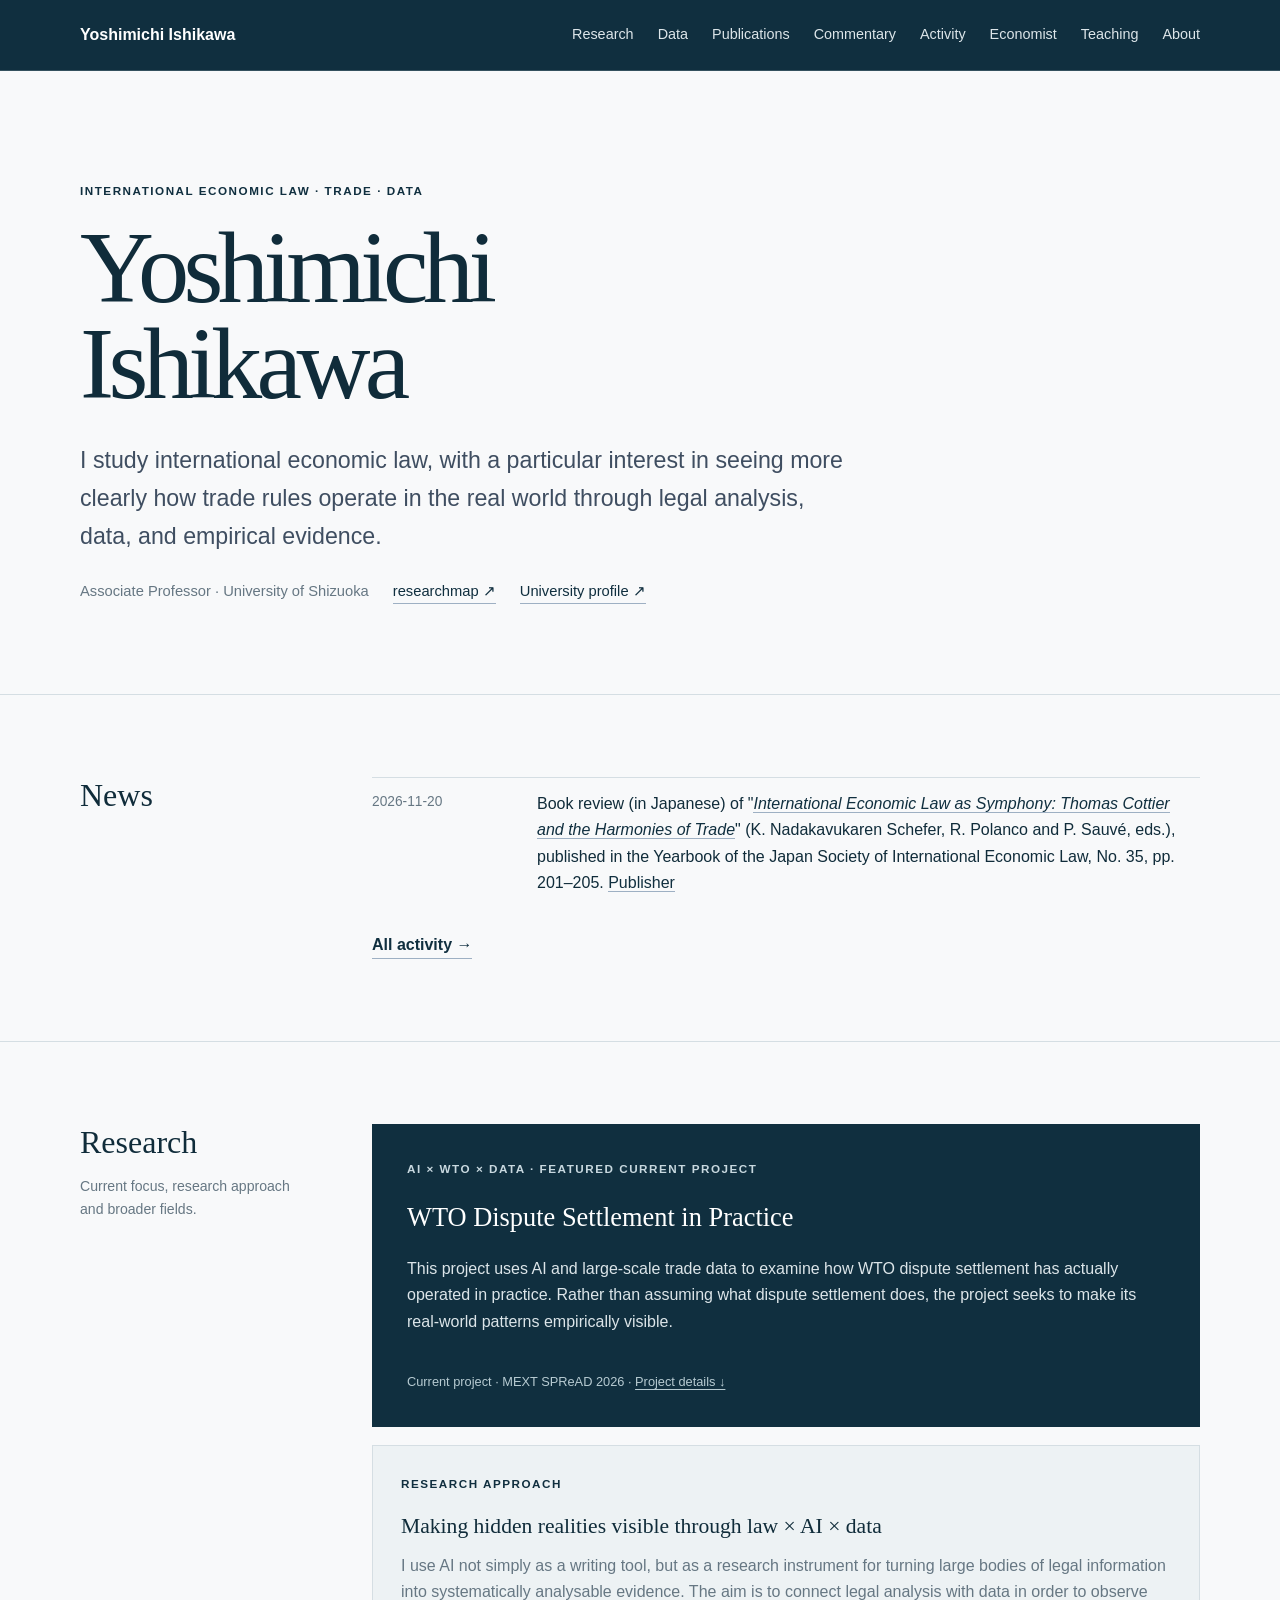
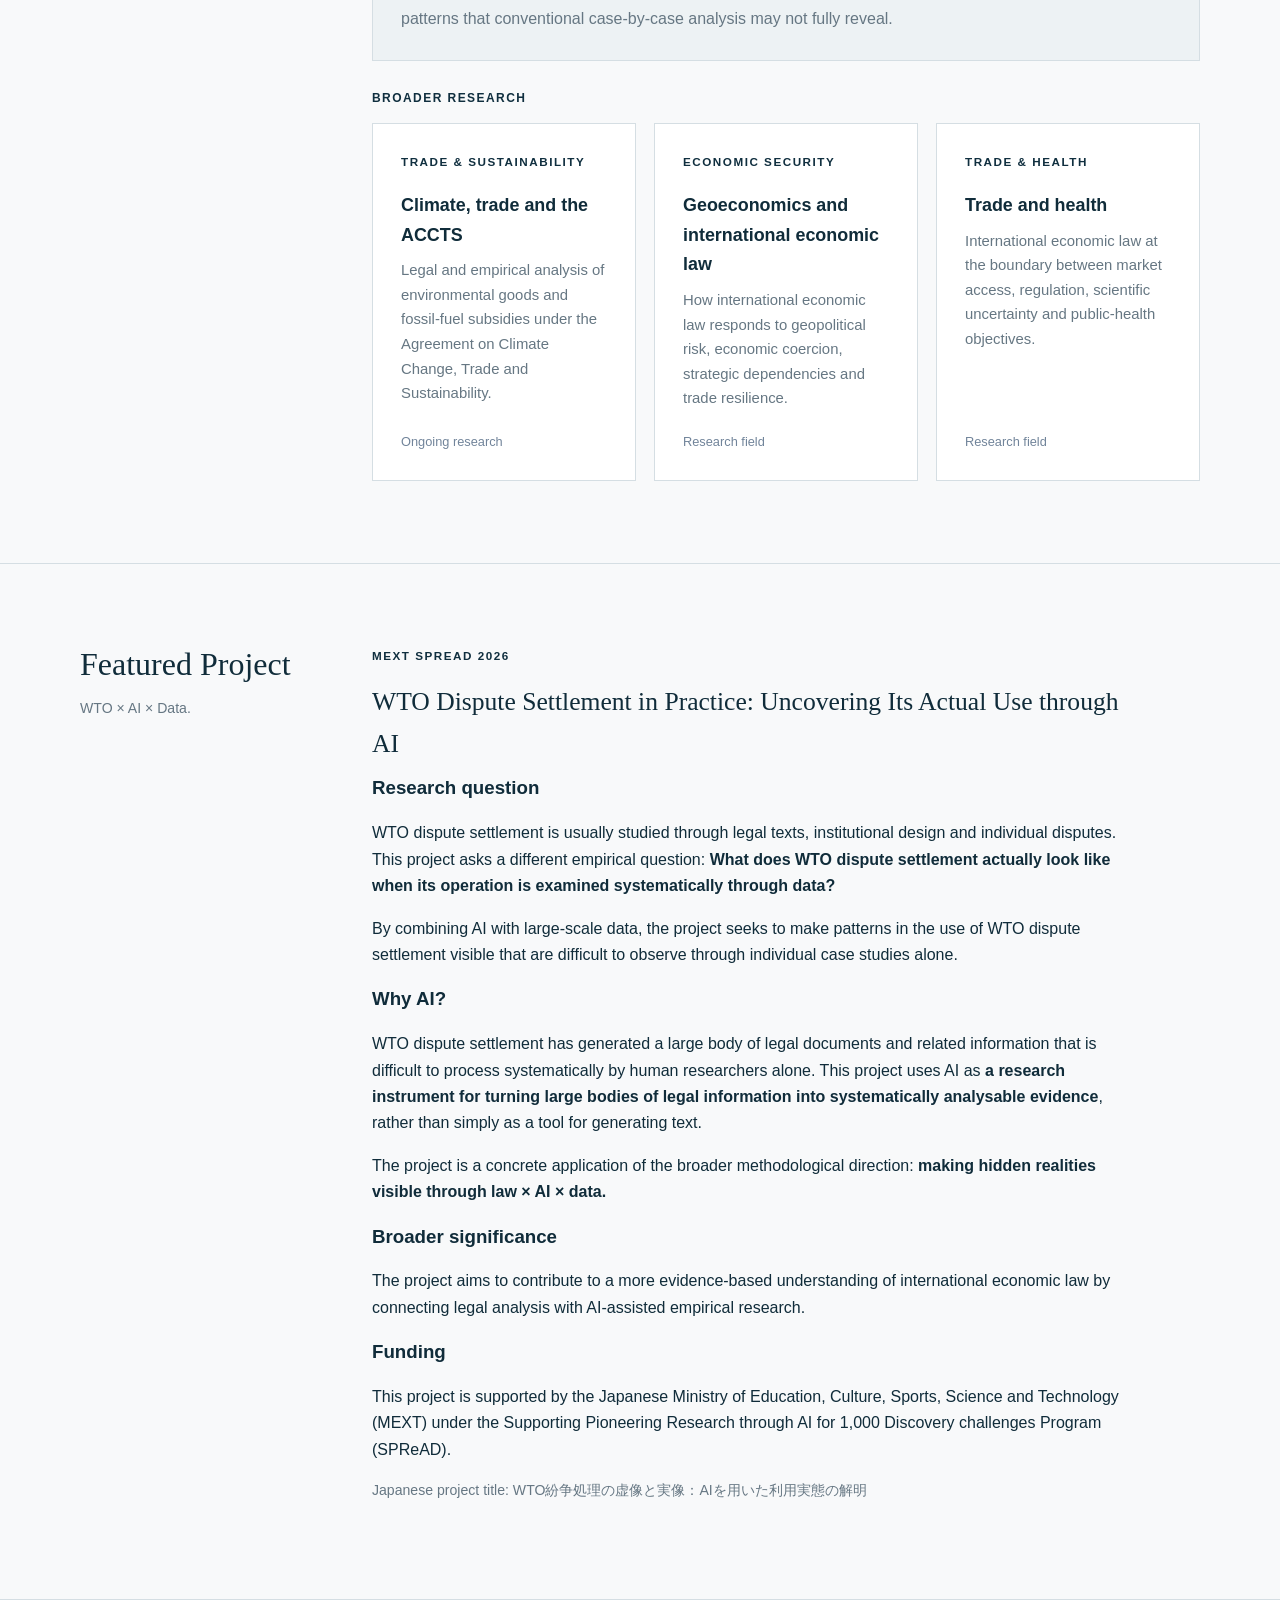
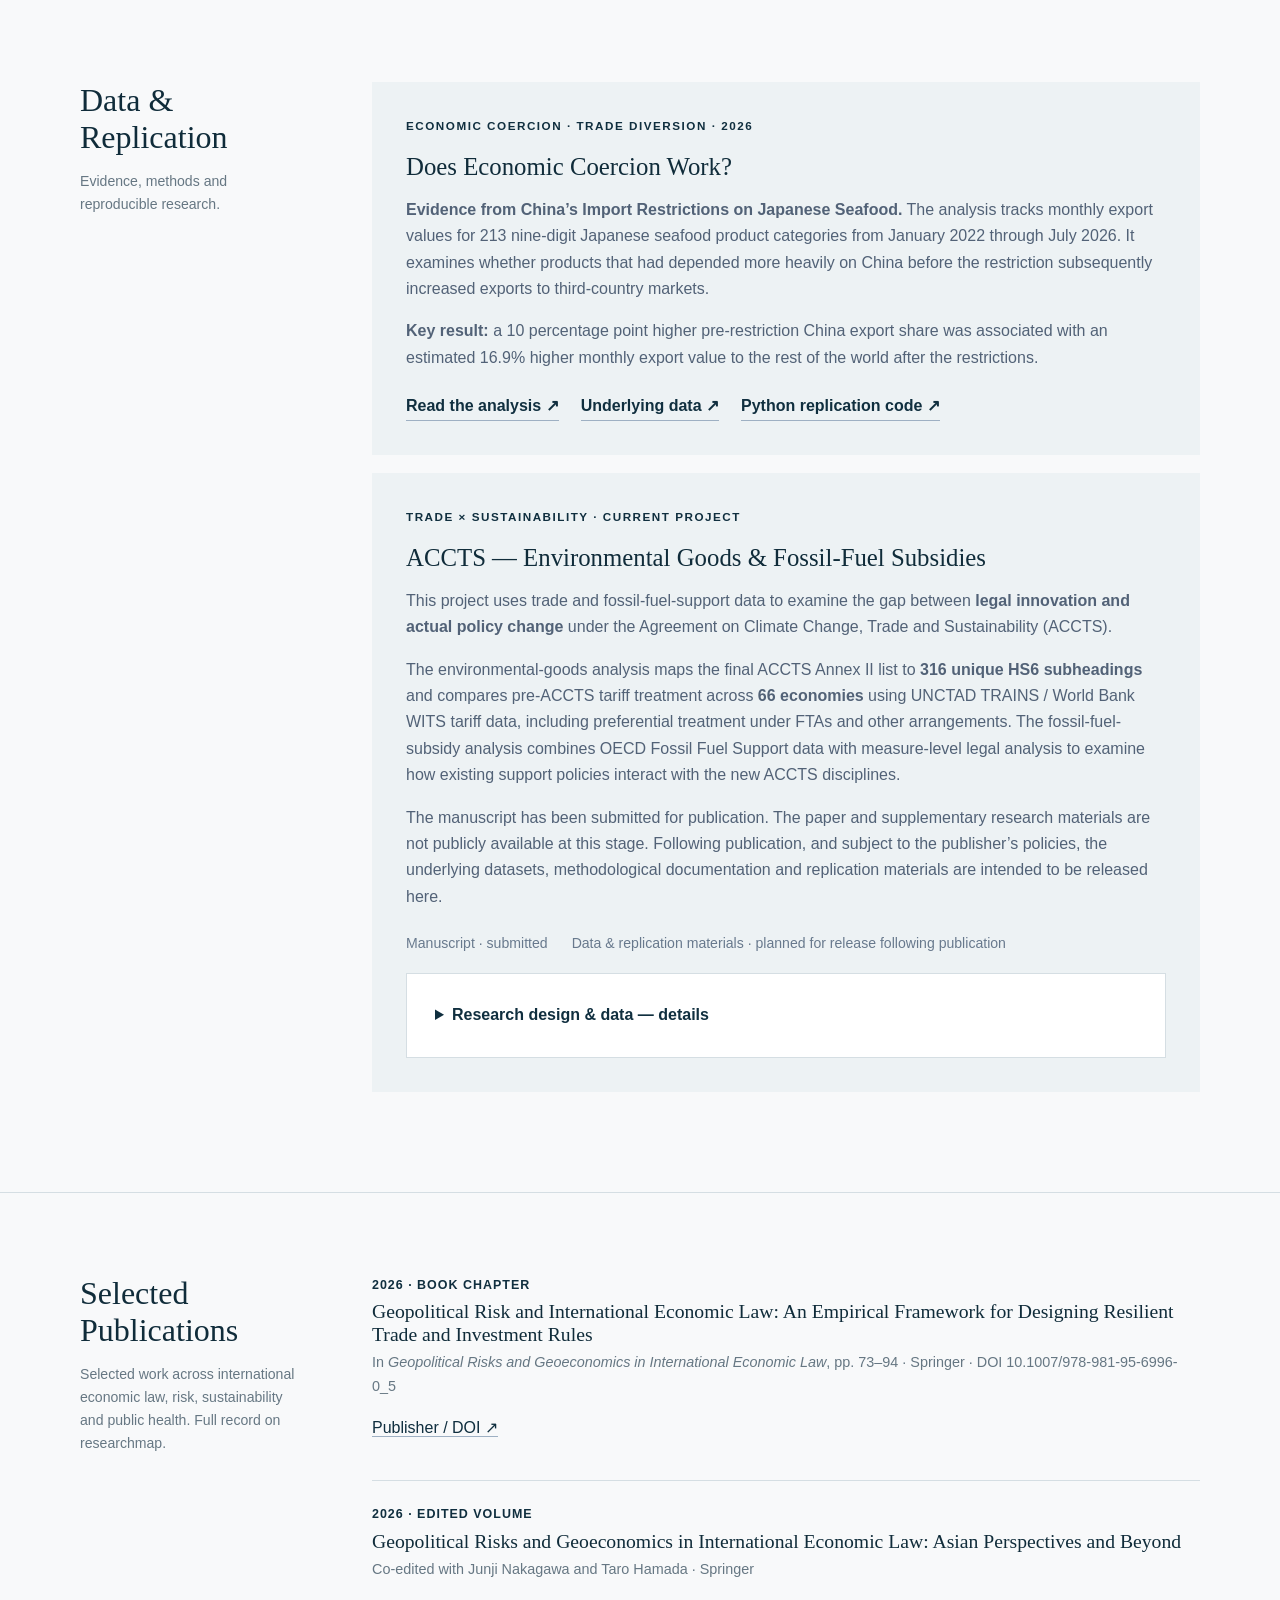
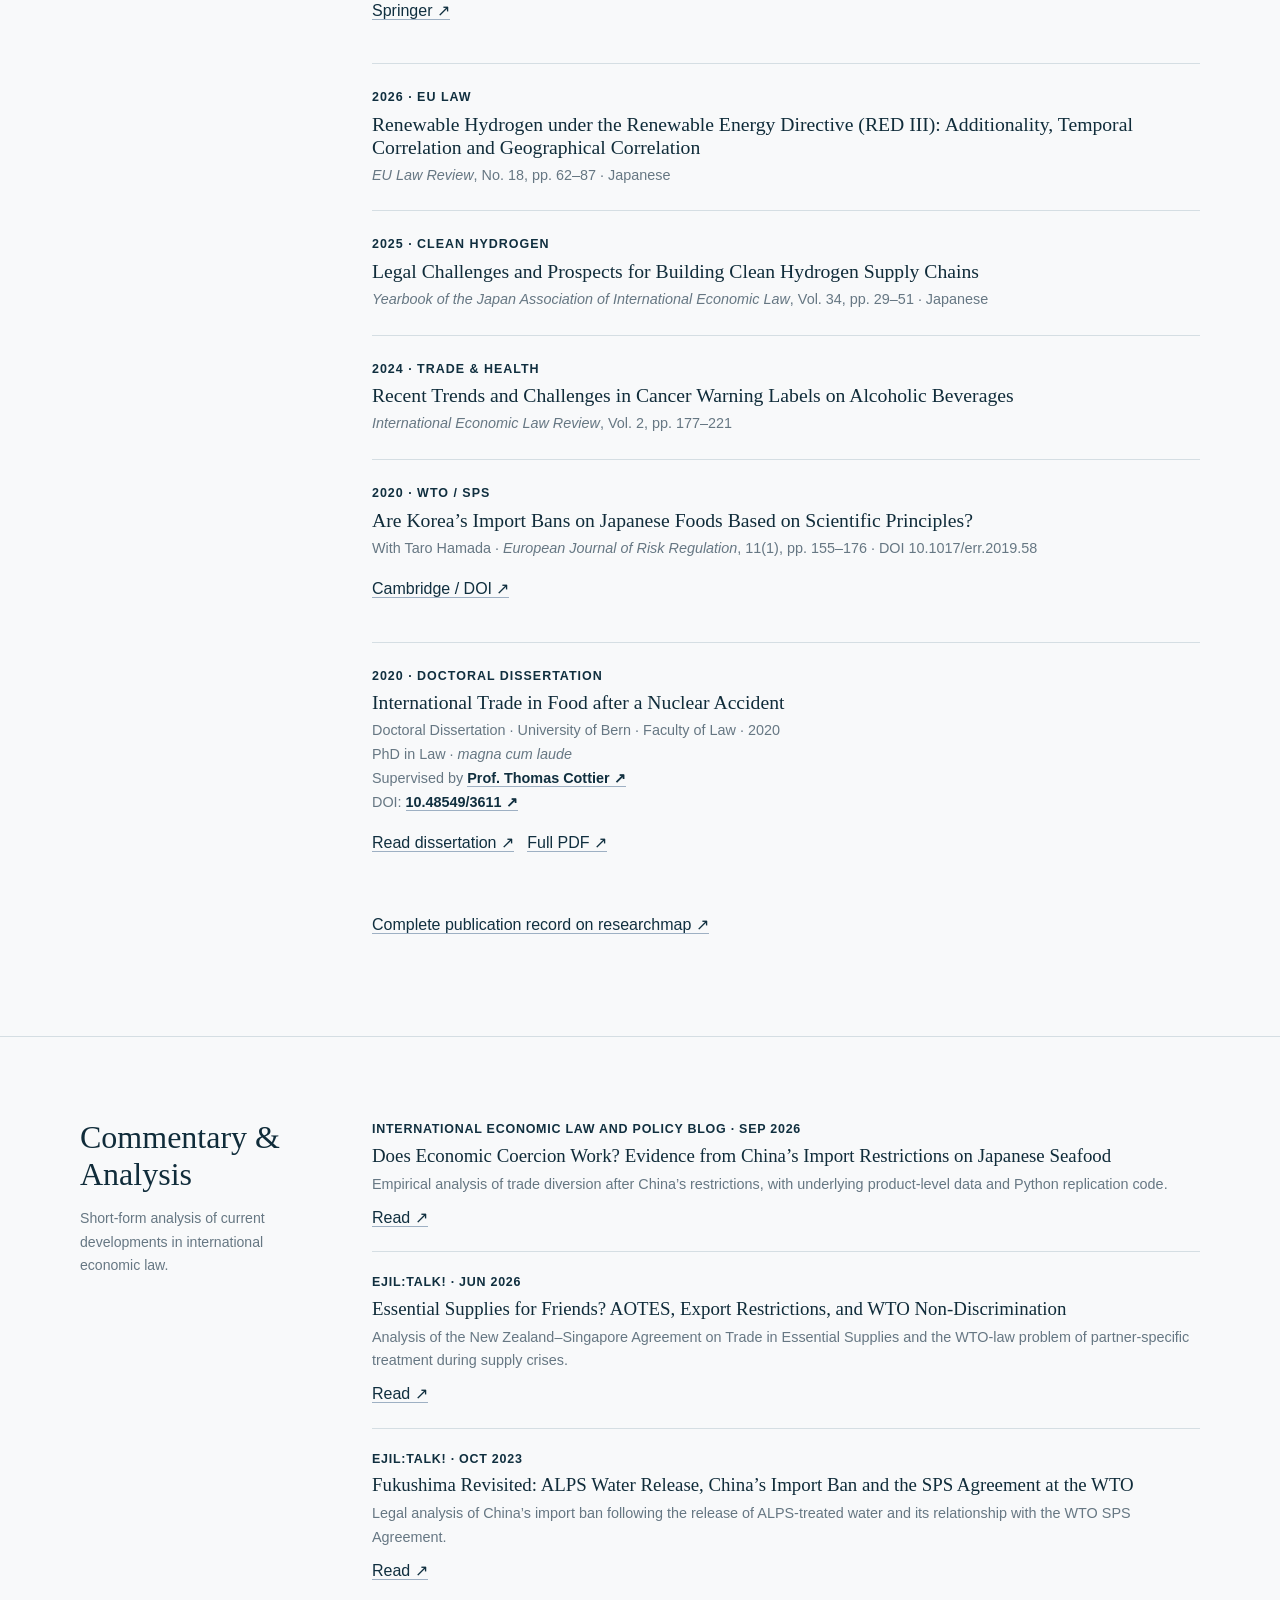
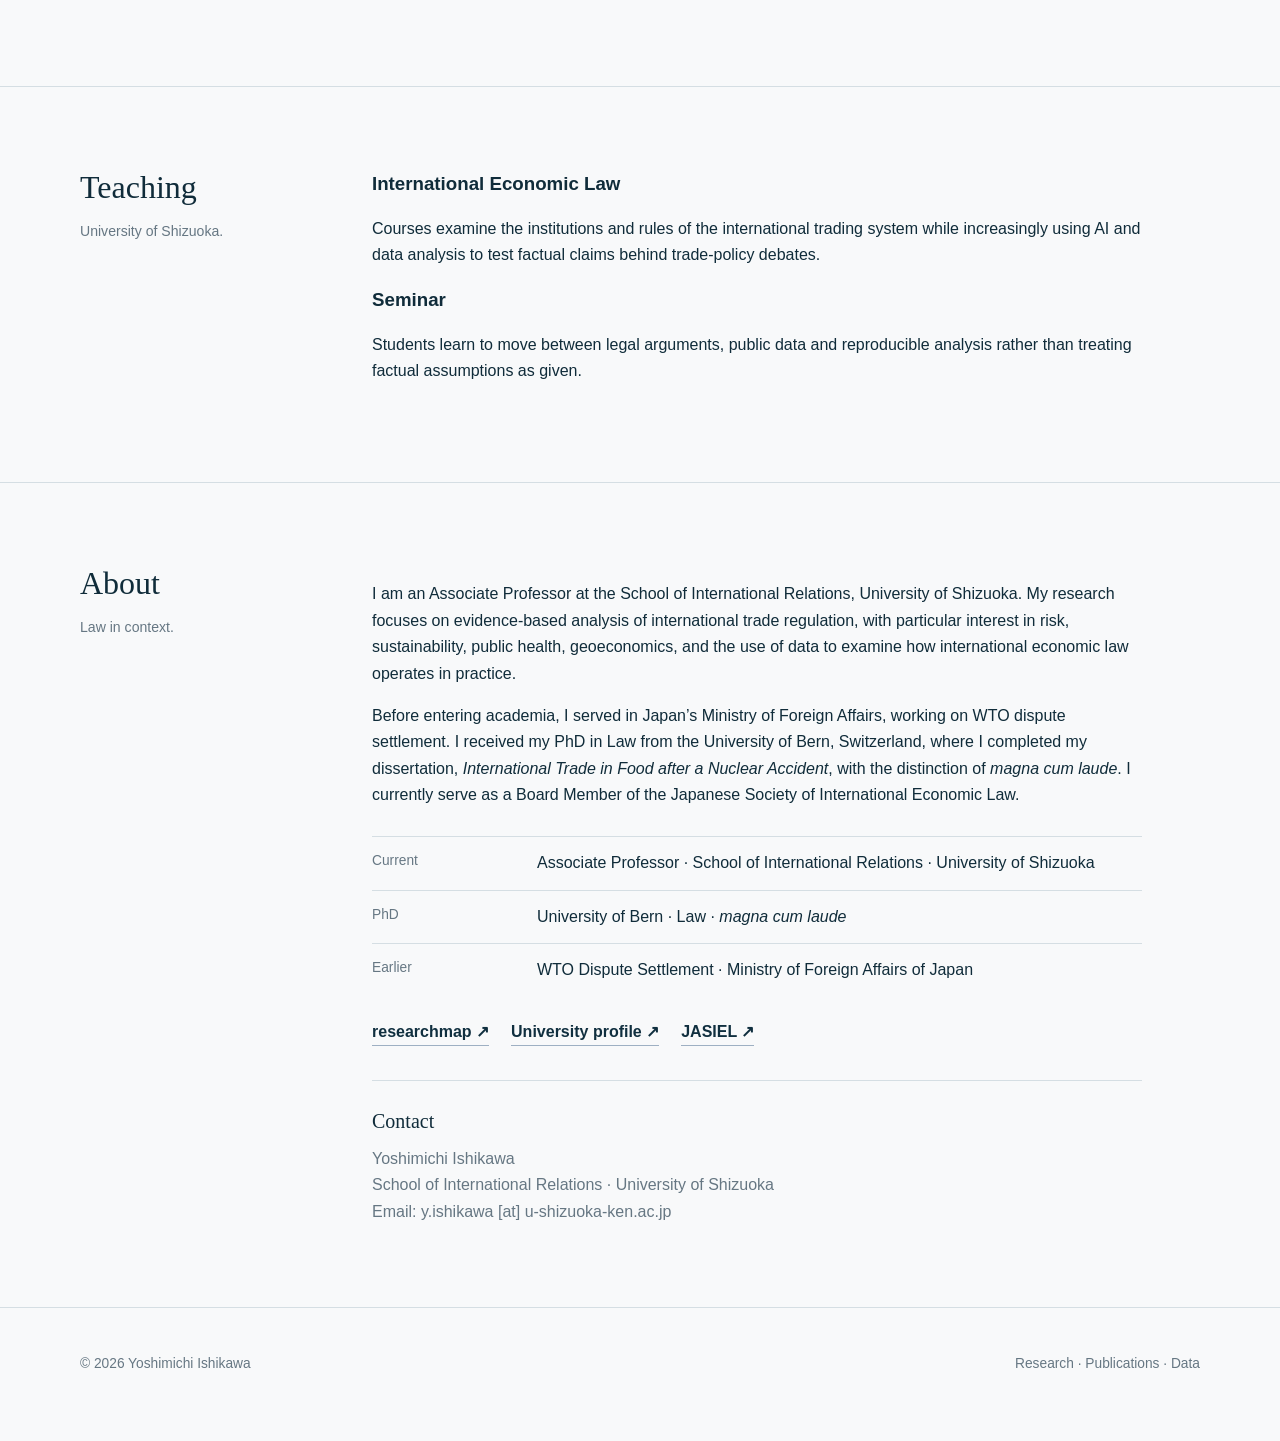
<file: index.html>
<!doctype html>
<html lang="en">
<head>
<meta charset="utf-8"><meta name="viewport" content="width=device-width,initial-scale=1">
<title>Yoshimichi Ishikawa（石川義道） | International Economic Law</title>
<meta name="description" content="Yoshimichi Ishikawa（石川義道）, Associate Professor at the University of Shizuoka. Research in international economic law, trade, sustainability, public health, geoeconomics, data and empirical analysis.">
<link rel="canonical" href="https://yoshi2026.github.io/">
<link rel="stylesheet" href="/styles.css">
</head>
<body>
<header><div class="wrap"><nav><a class="brand" href="#top">Yoshimichi Ishikawa</a><div class="links"><a href="#research">Research</a><a href="#data">Data</a><a href="#publications">Publications</a><a href="#commentary">Commentary</a><a href="/activity.html">Activity</a><a href="/economist.html">Economist</a><a href="#teaching">Teaching</a><a href="#about">About</a></div></nav></div></header>
<main id="top">
<div class="hero"><div class="wrap"><div class="eyebrow">International Economic Law · Trade · Data</div><h1>Yoshimichi<br>Ishikawa</h1><p class="lead">I study international economic law, with a particular interest in seeing more clearly how trade rules operate in the real world through legal analysis, data, and empirical evidence.</p><div class="meta"><span>Associate Professor · University of Shizuoka</span><a href="https://researchmap.jp/y.ishikawa" target="_blank">researchmap ↗</a><a href="https://eng.u-shizuoka-ken.ac.jp/research/researchers/international/" target="_blank">University profile ↗</a></div></div></div>

<section id="news"><div class="wrap grid"><div><h2>News</h2></div><div>
<div class="time"><span>2026-11-20</span><div>Book review (in Japanese) of "<a class="textlink" href="https://www.bloomsbury.com/us/international-economic-law-as-symphony-9781509980789/" target="_blank" rel="noopener"><em>International Economic Law as Symphony: Thomas Cottier and the Harmonies of Trade</em></a>" (K. Nadakavukaren Schefer, R. Polanco and P. Sauvé, eds.), published in the Yearbook of the Japan Society of International Economic Law, No. 35, pp. 201–205. <a class="textlink" href="https://www.hou-bun.com/cgi-bin/search/detail.cgi?c=ISBN978-4-589-04527-0" target="_blank" rel="noopener">Publisher</a></div></div>
<div class="actions"><a href="/activity.html">All activity →</a></div>
</div></div></section>

<section id="research"><div class="wrap grid"><div><h2>Research</h2><p class="note">Current focus, research approach and broader fields.</p></div><div>
<article class="featured">
<div class="tag">AI × WTO × DATA · Featured current project</div>
<h3>WTO Dispute Settlement in Practice</h3>
<p>This project uses AI and large-scale trade data to examine how WTO dispute settlement has actually operated in practice. Rather than assuming what dispute settlement does, the project seeks to make its real-world patterns empirically visible.</p>
<div class="status">Current project · MEXT SPReAD 2026 · <a href="#spread-project">Project details ↓</a></div>
</article>

<div class="approach">
<div class="tag">Research approach</div>
<h3>Making hidden realities visible through law × AI × data</h3>
<p>I use AI not simply as a writing tool, but as a research instrument for turning large bodies of legal information into systematically analysable evidence. The aim is to connect legal analysis with data in order to observe patterns that conventional case-by-case analysis may not fully reveal.</p>
</div>

<div class="subhead">Broader research</div>
<div class="cards">
<article class="card"><div class="tag">Trade &amp; Sustainability</div><h3>Climate, trade and the ACCTS</h3><p>Legal and empirical analysis of environmental goods and fossil-fuel subsidies under the Agreement on Climate Change, Trade and Sustainability.</p><div class="status">Ongoing research</div></article>
<article class="card"><div class="tag">Economic Security</div><h3>Geoeconomics and international economic law</h3><p>How international economic law responds to geopolitical risk, economic coercion, strategic dependencies and trade resilience.</p><div class="status">Research field</div></article>
<article class="card"><div class="tag">Trade &amp; Health</div><h3>Trade and health</h3><p>International economic law at the boundary between market access, regulation, scientific uncertainty and public-health objectives.</p><div class="status">Research field</div></article>
</div>
</div></div></section>

<section id="spread-project"><div class="wrap grid"><div><h2>Featured Project</h2><p class="note">WTO × AI × Data.</p></div><div class="copy">
<div class="tag">MEXT SPReAD 2026</div>
<h3 style="font-family:Georgia,serif;font-weight:400;font-size:1.6rem;margin-top:16px">WTO Dispute Settlement in Practice: Uncovering Its Actual Use through AI</h3>

<h3>Research question</h3>
<p>WTO dispute settlement is usually studied through legal texts, institutional design and individual disputes. This project asks a different empirical question: <strong>What does WTO dispute settlement actually look like when its operation is examined systematically through data?</strong></p>
<p>By combining AI with large-scale data, the project seeks to make patterns in the use of WTO dispute settlement visible that are difficult to observe through individual case studies alone.</p>

<h3>Why AI?</h3>
<p>WTO dispute settlement has generated a large body of legal documents and related information that is difficult to process systematically by human researchers alone. This project uses AI as <strong>a research instrument for turning large bodies of legal information into systematically analysable evidence</strong>, rather than simply as a tool for generating text.</p>
<p>The project is a concrete application of the broader methodological direction: <strong>making hidden realities visible through law × AI × data.</strong></p>

<h3>Broader significance</h3>
<p>The project aims to contribute to a more evidence-based understanding of international economic law by connecting legal analysis with AI-assisted empirical research.</p>

<h3>Funding</h3>
<p>This project is supported by the Japanese Ministry of Education, Culture, Sports, Science and Technology (MEXT) under the Supporting Pioneering Research through AI for 1,000 Discovery challenges Program (SPReAD).</p>
<p class="note">Japanese project title: WTO紛争処理の虚像と実像：AIを用いた利用実態の解明</p>
</div></div></section>

<section id="data"><div class="wrap grid"><div><h2>Data &amp; Replication</h2><p class="note">Evidence, methods and reproducible research.</p></div><div>
<div class="feature">
<div class="tag">Economic coercion · Trade diversion · 2026</div>
<h3>Does Economic Coercion Work?</h3>
<p><strong>Evidence from China’s Import Restrictions on Japanese Seafood.</strong> The analysis tracks monthly export values for 213 nine-digit Japanese seafood product categories from January 2022 through July 2026. It examines whether products that had depended more heavily on China before the restriction subsequently increased exports to third-country markets.</p>
<p><strong>Key result:</strong> a 10 percentage point higher pre-restriction China export share was associated with an estimated 16.9% higher monthly export value to the rest of the world after the restrictions.</p>
<div class="actions">
<a href="https://ielp.worldtradelaw.net/2026/09/guest-post-does-economic-coercion-work-evidence-from-chinas-import-restrictions-on-japanese-seafood/" target="_blank" rel="noopener">Read the analysis ↗</a>
<a href="https://docs.google.com/spreadsheets/d/1_fiME-0wtcUyA5rGw7iUYM3GZAdHhh7d/edit?ouid=103252725281293205307&amp;rtpof=true&amp;sd=true&amp;usp=sharing" target="_blank" rel="noopener">Underlying data ↗</a>
<a href="https://drive.google.com/file/d/143o4S8Qux2Su6x2PEltOrja3OJrc6D41/view?usp=sharing" target="_blank" rel="noopener">Python replication code ↗</a>
</div>
</div>
<div class="feature">
<div class="tag">Trade × Sustainability · Current project</div>
<h3>ACCTS — Environmental Goods &amp; Fossil-Fuel Subsidies</h3>
<p>This project uses trade and fossil-fuel-support data to examine the gap between <strong>legal innovation and actual policy change</strong> under the Agreement on Climate Change, Trade and Sustainability (ACCTS).</p>
<p>The environmental-goods analysis maps the final ACCTS Annex II list to <strong>316 unique HS6 subheadings</strong> and compares pre-ACCTS tariff treatment across <strong>66 economies</strong> using UNCTAD TRAINS / World Bank WITS tariff data, including preferential treatment under FTAs and other arrangements. The fossil-fuel-subsidy analysis combines OECD Fossil Fuel Support data with measure-level legal analysis to examine how existing support policies interact with the new ACCTS disciplines.</p>
<p>The manuscript has been submitted for publication. The paper and supplementary research materials are not publicly available at this stage. Following publication, and subject to the publisher’s policies, the underlying datasets, methodological documentation and replication materials are intended to be released here.</p>
<div class="coming"><span>Manuscript · submitted</span><span>Data &amp; replication materials · planned for release following publication</span></div>

<details class="research-detail">
<summary>Research design &amp; data — details</summary>
<h4>Research question</h4>
<p>ACCTS creates legally novel disciplines, but legal novelty does not necessarily imply large immediate changes in the policies of its founding signatories. The project asks how much Costa Rica, Iceland, New Zealand and Switzerland would actually need to change their existing policies to comply with the Agreement’s rules on environmental goods and fossil-fuel subsidies.</p>

<h4>Environmental goods</h4>
<p>ACCTS Annex II contains 360 entries. After removing repeated HS6 codes, the empirical analysis works with 316 unique HS6 subheadings. It uses effectively applied tariff (AHS) data from UNCTAD TRAINS / World Bank WITS to identify pre-ACCTS tariff treatment, including preferential rates available under FTAs and other arrangements.</p>
<p>The four ACCTS signatories are compared with a broader sample of 66 economies. This distinguishes the creation of a new legal obligation from the amount of additional tariff liberalisation that the founding members actually need to undertake.</p>

<h4>Fossil-fuel subsidies</h4>
<p>This part uses OECD Fossil Fuel Support data to compare recorded support across the four ACCTS signatories. It then conducts measure-level legal analysis of major Swiss support measures. The analysis distinguishes measures recorded as support in the OECD dataset from the separate legal question of whether those measures fall within the definitions, prohibitions and exceptions in ACCTS Chapter 4.</p>

<h4>Replication materials</h4>
<p>Three supplementary research workbooks have been prepared for independent verification and replication:</p>
<ul>
<li>Mapping of ACCTS Annex II Entries to Unique HS6 Subheadings</li>
<li>AHS-Based Tariff Analysis of ACCTS Annex II Environmental Goods</li>
<li>OECD Fossil Fuel Support Comparison</li>
</ul>
<p>These materials are not publicly available while the manuscript is in the Springer publication process. They are planned for release following publication, subject to the publisher’s policies.</p>
</details>
</div>
</div></div></section>

<section id="publications"><div class="wrap grid"><div><h2>Selected Publications</h2><p class="note">Selected work across international economic law, risk, sustainability and public health. Full record on researchmap.</p></div><div>
<article class="pub"><div class="year">2026 · BOOK CHAPTER</div><div class="pt">Geopolitical Risk and International Economic Law: An Empirical Framework for Designing Resilient Trade and Investment Rules</div><div class="pm">In <em>Geopolitical Risks and Geoeconomics in International Economic Law</em>, pp. 73–94 · Springer · DOI 10.1007/978-981-95-6996-0_5</div><p><a class="textlink" href="https://doi.org/10.1007/978-981-95-6996-0_5" target="_blank" rel="noopener">Publisher / DOI ↗</a></p></article>
<article class="pub"><div class="year">2026 · EDITED VOLUME</div><div class="pt">Geopolitical Risks and Geoeconomics in International Economic Law: Asian Perspectives and Beyond</div><div class="pm">Co-edited with Junji Nakagawa and Taro Hamada · Springer</div><p><a class="textlink" href="https://link.springer.com/book/10.1007/978-981-95-6996-0" target="_blank" rel="noopener">Springer ↗</a></p></article>
<article class="pub"><div class="year">2026 · EU LAW</div><div class="pt">Renewable Hydrogen under the Renewable Energy Directive (RED III): Additionality, Temporal Correlation and Geographical Correlation</div><div class="pm"><em>EU Law Review</em>, No. 18, pp. 62–87 · Japanese</div></article>
<article class="pub"><div class="year">2025 · CLEAN HYDROGEN</div><div class="pt">Legal Challenges and Prospects for Building Clean Hydrogen Supply Chains</div><div class="pm"><em>Yearbook of the Japan Association of International Economic Law</em>, Vol. 34, pp. 29–51 · Japanese</div></article>
<article class="pub"><div class="year">2024 · TRADE &amp; HEALTH</div><div class="pt">Recent Trends and Challenges in Cancer Warning Labels on Alcoholic Beverages</div><div class="pm"><em>International Economic Law Review</em>, Vol. 2, pp. 177–221</div></article>
<article class="pub"><div class="year">2020 · WTO / SPS</div><div class="pt">Are Korea’s Import Bans on Japanese Foods Based on Scientific Principles?</div><div class="pm">With Taro Hamada · <em>European Journal of Risk Regulation</em>, 11(1), pp. 155–176 · DOI 10.1017/err.2019.58</div><p><a class="textlink" href="https://doi.org/10.1017/err.2019.58" target="_blank" rel="noopener">Cambridge / DOI ↗</a></p></article>
<article class="pub">
<div class="year">2020 · DOCTORAL DISSERTATION</div>
<div class="pt">International Trade in Food after a Nuclear Accident</div>
<div class="pm">Doctoral Dissertation · University of Bern · Faculty of Law · 2020<br>PhD in Law · <em>magna cum laude</em><br>Supervised by <a class="supervisor-link" href="https://www.wti.org/institute/people/detail/4/cottier-thomas/" target="_blank" rel="noopener">Prof. Thomas Cottier ↗</a><br>DOI: <a class="supervisor-link" href="https://doi.org/10.48549/3611" target="_blank" rel="noopener">10.48549/3611 ↗</a></div>
<p><a class="textlink" href="https://boristheses.unibe.ch/3611/" target="_blank" rel="noopener">Read dissertation ↗</a> &nbsp; <a class="textlink" href="https://boristheses.unibe.ch/3611/1/20ishikawa_y.pdf" target="_blank" rel="noopener">Full PDF ↗</a></p>
</article>
<p><a class="textlink" href="https://researchmap.jp/y.ishikawa" target="_blank" rel="noopener">Complete publication record on researchmap ↗</a></p>
</div></div></section>

<section id="commentary"><div class="wrap grid"><div><h2>Commentary &amp; Analysis</h2><p class="note">Short-form analysis of current developments in international economic law.</p></div><div>
<article class="comment"><div class="source">International Economic Law and Policy Blog · Sep 2026</div><h3>Does Economic Coercion Work? Evidence from China’s Import Restrictions on Japanese Seafood</h3><p>Empirical analysis of trade diversion after China’s restrictions, with underlying product-level data and Python replication code.</p><a class="textlink" href="https://ielp.worldtradelaw.net/2026/09/guest-post-does-economic-coercion-work-evidence-from-chinas-import-restrictions-on-japanese-seafood/" target="_blank" rel="noopener">Read ↗</a></article>
<article class="comment"><div class="source">EJIL:Talk! · Jun 2026</div><h3>Essential Supplies for Friends? AOTES, Export Restrictions, and WTO Non-Discrimination</h3><p>Analysis of the New Zealand–Singapore Agreement on Trade in Essential Supplies and the WTO-law problem of partner-specific treatment during supply crises.</p><a class="textlink" href="https://www.ejiltalk.org/essential-supplies-for-friends-aotes-export-restrictions-and-wto-non-discrimination/" target="_blank" rel="noopener">Read ↗</a></article>
<article class="comment"><div class="source">EJIL:Talk! · Oct 2023</div><h3>Fukushima Revisited: ALPS Water Release, China’s Import Ban and the SPS Agreement at the WTO</h3><p>Legal analysis of China’s import ban following the release of ALPS-treated water and its relationship with the WTO SPS Agreement.</p><a class="textlink" href="https://www.ejiltalk.org/fukushima-revisited-alps-water-release-chinas-import-ban-and-the-sps-agreement-at-the-wto/" target="_blank" rel="noopener">Read ↗</a></article>
</div></div></section>

<section id="teaching"><div class="wrap grid"><div><h2>Teaching</h2><p class="note">University of Shizuoka.</p></div><div class="copy"><h3>International Economic Law</h3><p>Courses examine the institutions and rules of the international trading system while increasingly using AI and data analysis to test factual claims behind trade-policy debates.</p><h3>Seminar</h3><p>Students learn to move between legal arguments, public data and reproducible analysis rather than treating factual assumptions as given.</p></div></div></section>

<section id="about"><div class="wrap grid"><div><h2>About</h2><p class="note">Law in context.</p></div><div class="copy">
<p>I am an Associate Professor at the School of International Relations, University of Shizuoka. My research focuses on evidence-based analysis of international trade regulation, with particular interest in risk, sustainability, public health, geoeconomics, and the use of data to examine how international economic law operates in practice.</p>
<p>Before entering academia, I served in Japan’s Ministry of Foreign Affairs, working on WTO dispute settlement. I received my PhD in Law from the University of Bern, Switzerland, where I completed my dissertation, <em>International Trade in Food after a Nuclear Accident</em>, with the distinction of <em>magna cum laude</em>. I currently serve as a Board Member of the Japanese Society of International Economic Law.</p>
<div class="timeline"><div class="time"><span>Current</span><div>Associate Professor · School of International Relations · University of Shizuoka</div></div><div class="time"><span>PhD</span><div>University of Bern · Law · <em>magna cum laude</em></div></div><div class="time"><span>Earlier</span><div>WTO Dispute Settlement · Ministry of Foreign Affairs of Japan</div></div></div>
<div class="actions"><a href="https://researchmap.jp/y.ishikawa" target="_blank" rel="noopener">researchmap ↗</a><a href="https://eng.u-shizuoka-ken.ac.jp/research/researchers/international/" target="_blank" rel="noopener">University profile ↗</a><a href="https://www.jaiel.or.jp/english/officers/" target="_blank" rel="noopener">JASIEL ↗</a></div><div class="contact"><h3>Contact</h3><p>Yoshimichi Ishikawa<br>School of International Relations · University of Shizuoka<br>Email: y.ishikawa [at] u-shizuoka-ken.ac.jp</p></div>
</div></div></section>
</main>
<footer><div class="wrap foot"><span>© 2026 Yoshimichi Ishikawa</span><span>Research · Publications · Data</span></div></footer>
</body></html>
</file>
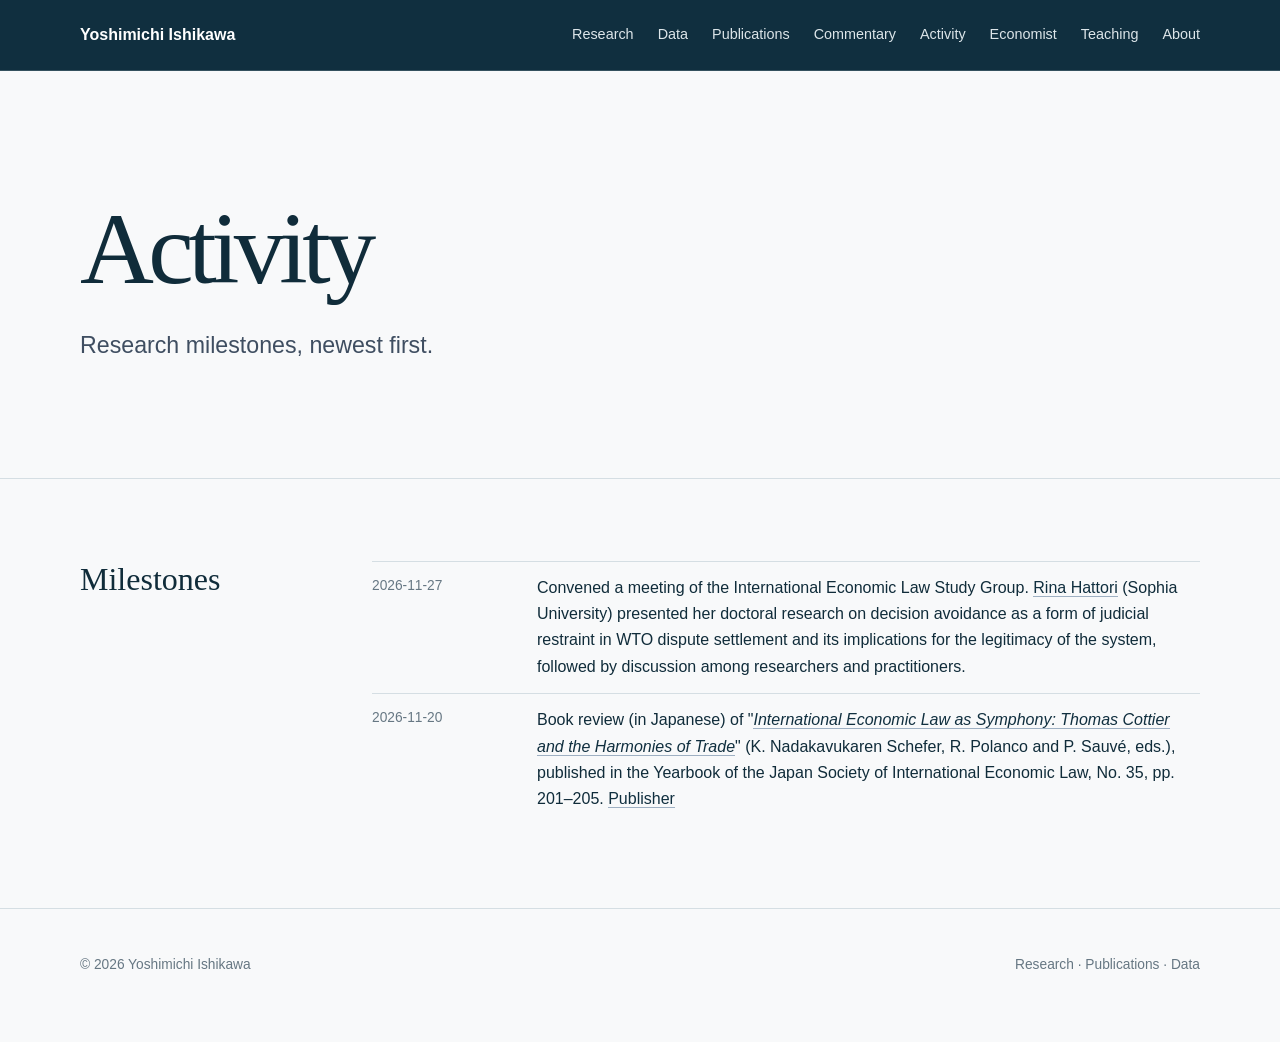
<file: activity.html>
<!doctype html>
<html lang="en">
<head>
<meta charset="utf-8"><meta name="viewport" content="width=device-width,initial-scale=1">
<title>Activity | Yoshimichi Ishikawa</title>
<meta name="description" content="Research milestones by Yoshimichi Ishikawa, newest first.">
<link rel="canonical" href="https://yoshi2026.github.io/activity.html">
<link rel="stylesheet" href="/styles.css">
</head>
<body>
<header><div class="wrap"><nav><a class="brand" href="/">Yoshimichi Ishikawa</a><div class="links"><a href="/#research">Research</a><a href="/#data">Data</a><a href="/#publications">Publications</a><a href="/#commentary">Commentary</a><a href="/activity.html">Activity</a><a href="/economist.html">Economist</a><a href="/#teaching">Teaching</a><a href="/#about">About</a></div></nav></div></header>
<main id="top">
<div class="hero"><div class="wrap"><h1>Activity</h1><p class="lead">Research milestones, newest first.</p></div></div>

<section><div class="wrap grid"><div><h2>Milestones</h2></div><div>
<div class="time"><span>2026-11-27</span><div>Convened a meeting of the International Economic Law Study Group. <a class="textlink" href="https://researchmap.jp/rn_hattori?lang=en" target="_blank" rel="noopener">Rina Hattori</a> (Sophia University) presented her doctoral research on decision avoidance as a form of judicial restraint in WTO dispute settlement and its implications for the legitimacy of the system, followed by discussion among researchers and practitioners.</div></div>
<div class="time"><span>2026-11-20</span><div>Book review (in Japanese) of "<a class="textlink" href="https://www.bloomsbury.com/us/international-economic-law-as-symphony-9781509980789/" target="_blank" rel="noopener"><em>International Economic Law as Symphony: Thomas Cottier and the Harmonies of Trade</em></a>" (K. Nadakavukaren Schefer, R. Polanco and P. Sauvé, eds.), published in the Yearbook of the Japan Society of International Economic Law, No. 35, pp. 201–205. <a class="textlink" href="https://www.hou-bun.com/cgi-bin/search/detail.cgi?c=ISBN978-4-589-04527-0" target="_blank" rel="noopener">Publisher</a></div></div>
</div></div></section>
</main>
<footer><div class="wrap foot"><span>© 2026 Yoshimichi Ishikawa</span><span>Research · Publications · Data</span></div></footer>
</body></html>
</file>
<file: styles.css>
:root{--snow:#f8f9fa;--paper:#ffffff;--ink:#102c3a;--muted:#667783;--fjord:#102f3f;--ice:#edf2f4;--line:#d5dee3;--max:1120px}
*{box-sizing:border-box}html{scroll-behavior:smooth}body{margin:0;background:var(--snow);color:var(--ink);font-family:Inter,-apple-system,BlinkMacSystemFont,"Segoe UI",Arial,sans-serif;line-height:1.65}
a{color:inherit}.wrap{width:min(calc(100% - 40px),var(--max));margin:auto}
header{position:sticky;top:0;z-index:5;background:#102f3f;color:#fff;border-bottom:1px solid #35515e}
nav{min-height:70px;display:flex;align-items:center;justify-content:space-between;gap:22px}.brand{text-decoration:none;font-weight:650}.links{display:flex;gap:24px;flex-wrap:wrap}.links a{text-decoration:none;color:#dce5e9;font-size:.9rem}
.hero{padding:110px 0 90px;border-bottom:1px solid var(--line)}.eyebrow,.tag{text-transform:uppercase;letter-spacing:.13em;font-size:.73rem;color:var(--fjord);font-weight:750}
h1{font-family:Georgia,serif;font-weight:400;font-size:clamp(3.2rem,8vw,6.8rem);line-height:.93;letter-spacing:-.055em;margin:20px 0 30px}
.lead{font-size:clamp(1.12rem,2vw,1.45rem);max-width:780px;color:#3f4e61}.meta{display:flex;gap:12px 24px;flex-wrap:wrap;color:var(--muted);font-size:.92rem}.meta a,.textlink{color:var(--fjord);text-decoration:none;border-bottom:1px solid #9eb0c3}
section{padding:82px 0;border-bottom:1px solid var(--line)}.grid{display:grid;grid-template-columns:220px 1fr;gap:72px}h2{font:400 2rem Georgia,serif;margin:0}.note{color:var(--muted);font-size:.88rem}
.featured{background:var(--fjord);color:#fff;border:1px solid var(--fjord);padding:34px;margin-bottom:18px}.featured .tag{color:#c8d8df}.featured h3{font-family:Georgia,serif;font-weight:400;font-size:1.65rem;margin:18px 0 10px}.featured p{color:#dce5e9;max-width:780px}.featured .status{color:#b7cbd2}.featured a{color:inherit;text-underline-offset:3px}.approach{background:var(--ice);border:1px solid var(--line);padding:28px;margin-bottom:26px}.approach h3{font-family:Georgia,serif;font-weight:400;font-size:1.35rem;margin:16px 0 8px}.approach p{color:var(--muted);margin:0}.subhead{font-size:.75rem;text-transform:uppercase;letter-spacing:.12em;color:var(--fjord);font-weight:750;margin:28px 0 14px}.cards{display:grid;grid-template-columns:repeat(3,minmax(0,1fr));gap:18px}.card{background:var(--paper);border:1px solid var(--line);padding:28px;min-height:215px;display:flex;flex-direction:column}.card h3{font-size:1.12rem;margin:20px 0 8px}.card p{color:var(--muted);font-size:.93rem;margin:0}.status{margin-top:auto;padding-top:20px;color:#71849a;font-size:.8rem}
.feature{background:var(--ice);padding:34px;margin-bottom:18px}.feature h3{font:400 1.55rem Georgia,serif;margin:18px 0 10px}.feature p{color:#526277}.coming{display:flex;gap:12px 24px;flex-wrap:wrap;margin-top:22px;color:#68798d;font-size:.88rem}.actions{display:flex;gap:12px 22px;flex-wrap:wrap;margin-top:22px}.actions a{color:var(--fjord);font-weight:650;text-decoration:none;border-bottom:1px solid #9eb0c3}.research-detail{margin-top:18px;padding:28px;background:var(--paper);border:1px solid var(--line)}.research-detail summary{cursor:pointer;color:var(--fjord);font-weight:700}.research-detail h4{font-family:Georgia,serif;font-size:1.15rem;margin:24px 0 8px}.research-detail p,.research-detail li{color:var(--muted);font-size:.92rem}.research-detail ul{padding-left:20px}.comment{padding:20px 0;border-top:1px solid var(--line)}.comment:first-child{border-top:0;padding-top:0}.comment .source{color:var(--fjord);font-size:.78rem;font-weight:750;letter-spacing:.06em;text-transform:uppercase}.comment h3{font:400 1.18rem Georgia,serif;margin:5px 0 6px}.comment p{color:var(--muted);font-size:.9rem;margin:0 0 8px}
.comment blockquote{border-left:2px solid var(--line);color:var(--muted);font-size:.9rem;margin:14px 0 0;padding-left:18px}
.economist-body{display:grid;grid-template-columns:minmax(0,1fr) 280px;gap:48px;align-items:start}.reading-list .comment[id]{scroll-margin-top:96px}.reading-calendar{position:sticky;top:94px;background:var(--paper);border:1px solid var(--line);padding:20px}.calendar-header{display:grid;grid-template-columns:36px 1fr 36px;align-items:center;margin-bottom:14px}.calendar-header h3{font-size:1rem;line-height:1.3;text-align:center;margin:0}.calendar-nav{width:36px;height:36px;border:0;background:transparent;color:var(--muted);font:400 1.8rem/1 Georgia,serif;cursor:pointer}.calendar-nav:hover{background:var(--ice);color:var(--fjord)}.calendar-nav:focus-visible{outline:2px solid var(--fjord);outline-offset:2px}.calendar-weekdays,.calendar-days{display:grid;grid-template-columns:repeat(7,minmax(0,1fr));text-align:center}.calendar-weekdays{background:var(--ice);color:var(--muted);font-size:.8rem;padding:7px 0}.calendar-days{gap:3px 0;padding-top:7px}.calendar-cell{display:block;min-width:0}.calendar-day{display:grid;place-items:center;aspect-ratio:1;border-radius:50%;font-size:.84rem;line-height:1;text-decoration:none}.calendar-day.is-outside{color:#b2bcc2}.calendar-day.is-read{background:var(--fjord);color:#fff;font-weight:750}.calendar-day.is-read:hover{background:#35515e}.calendar-day.is-read:focus-visible{outline:2px solid #9eb0c3;outline-offset:2px}
.pub{padding:23px 0;border-top:1px solid var(--line)}.pub:first-child{border-top:0;padding-top:0}.year{color:var(--fjord);font-size:.78rem;font-weight:750;letter-spacing:.08em}.pt{font:400 1.23rem Georgia,serif;margin:5px 0}.pm{color:var(--muted);font-size:.9rem}
.copy{max-width:770px}.supervisor-link{color:var(--fjord);font-weight:650;text-decoration:none;border-bottom:1px solid #9eb0c3}.contact{margin-top:34px;padding-top:24px;border-top:1px solid var(--line)}.contact h3{font-family:Georgia,"Times New Roman",serif;font-weight:400;font-size:1.25rem;margin:0 0 8px}.contact p{margin:0;color:var(--muted)}.copy h3{margin:0 0 8px}.timeline{margin-top:28px}.time{display:grid;grid-template-columns:145px 1fr;gap:20px;padding:13px 0;border-top:1px solid var(--line)}.time span{color:var(--muted);font-size:.86rem}
footer{padding:45px 0 65px;color:var(--muted);font-size:.86rem}.foot{display:flex;justify-content:space-between;gap:20px;flex-wrap:wrap}
@media(max-width:1000px){.economist-body{grid-template-columns:1fr;gap:38px}.reading-calendar{position:static;order:-1;width:min(100%,280px);justify-self:end}}@media(max-width:900px){.cards{grid-template-columns:1fr}}@media(max-width:760px){.wrap{width:min(calc(100% - 28px),var(--max))}nav{padding:14px 0;align-items:flex-start}.links{gap:8px 14px;justify-content:flex-end}.hero{padding:72px 0 62px}.grid{grid-template-columns:1fr;gap:28px}.cards{grid-template-columns:1fr}section{padding:58px 0;scroll-margin-top:84px}.time{grid-template-columns:1fr;gap:2px}}
</file>
